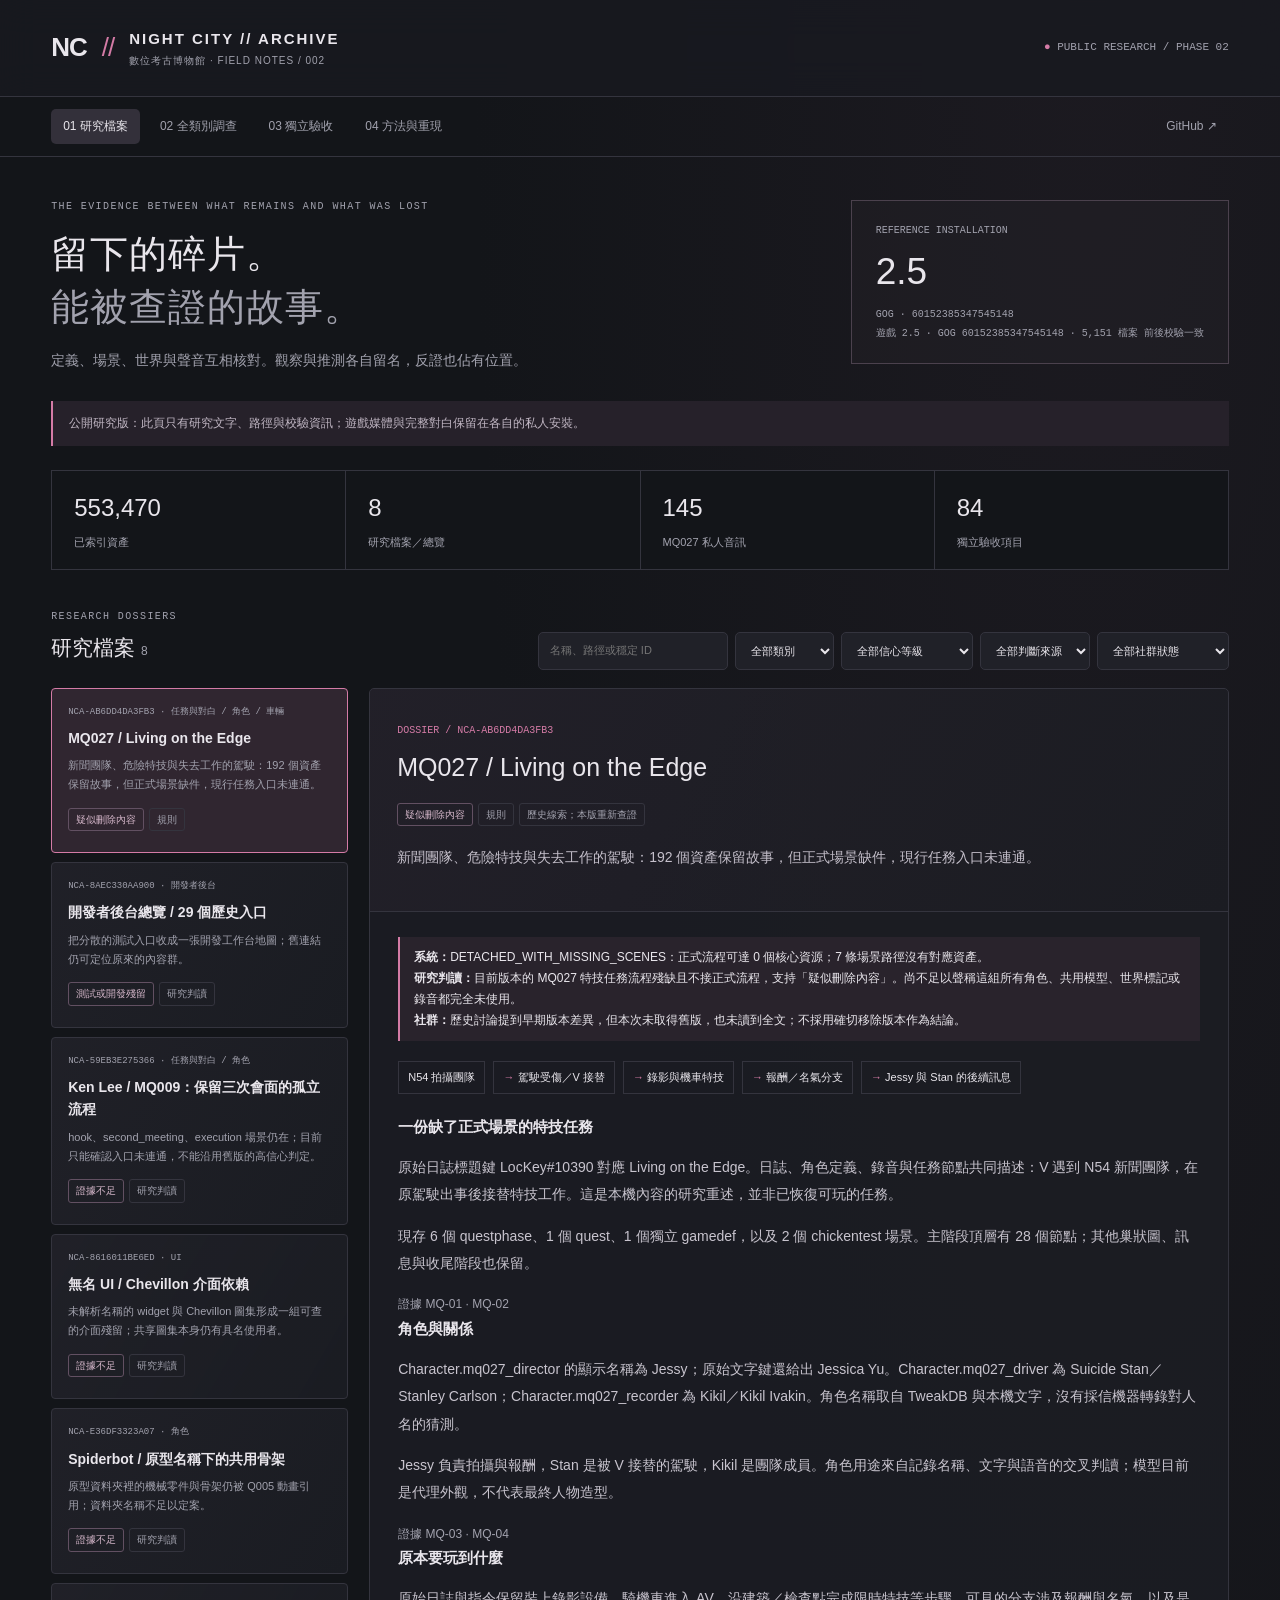
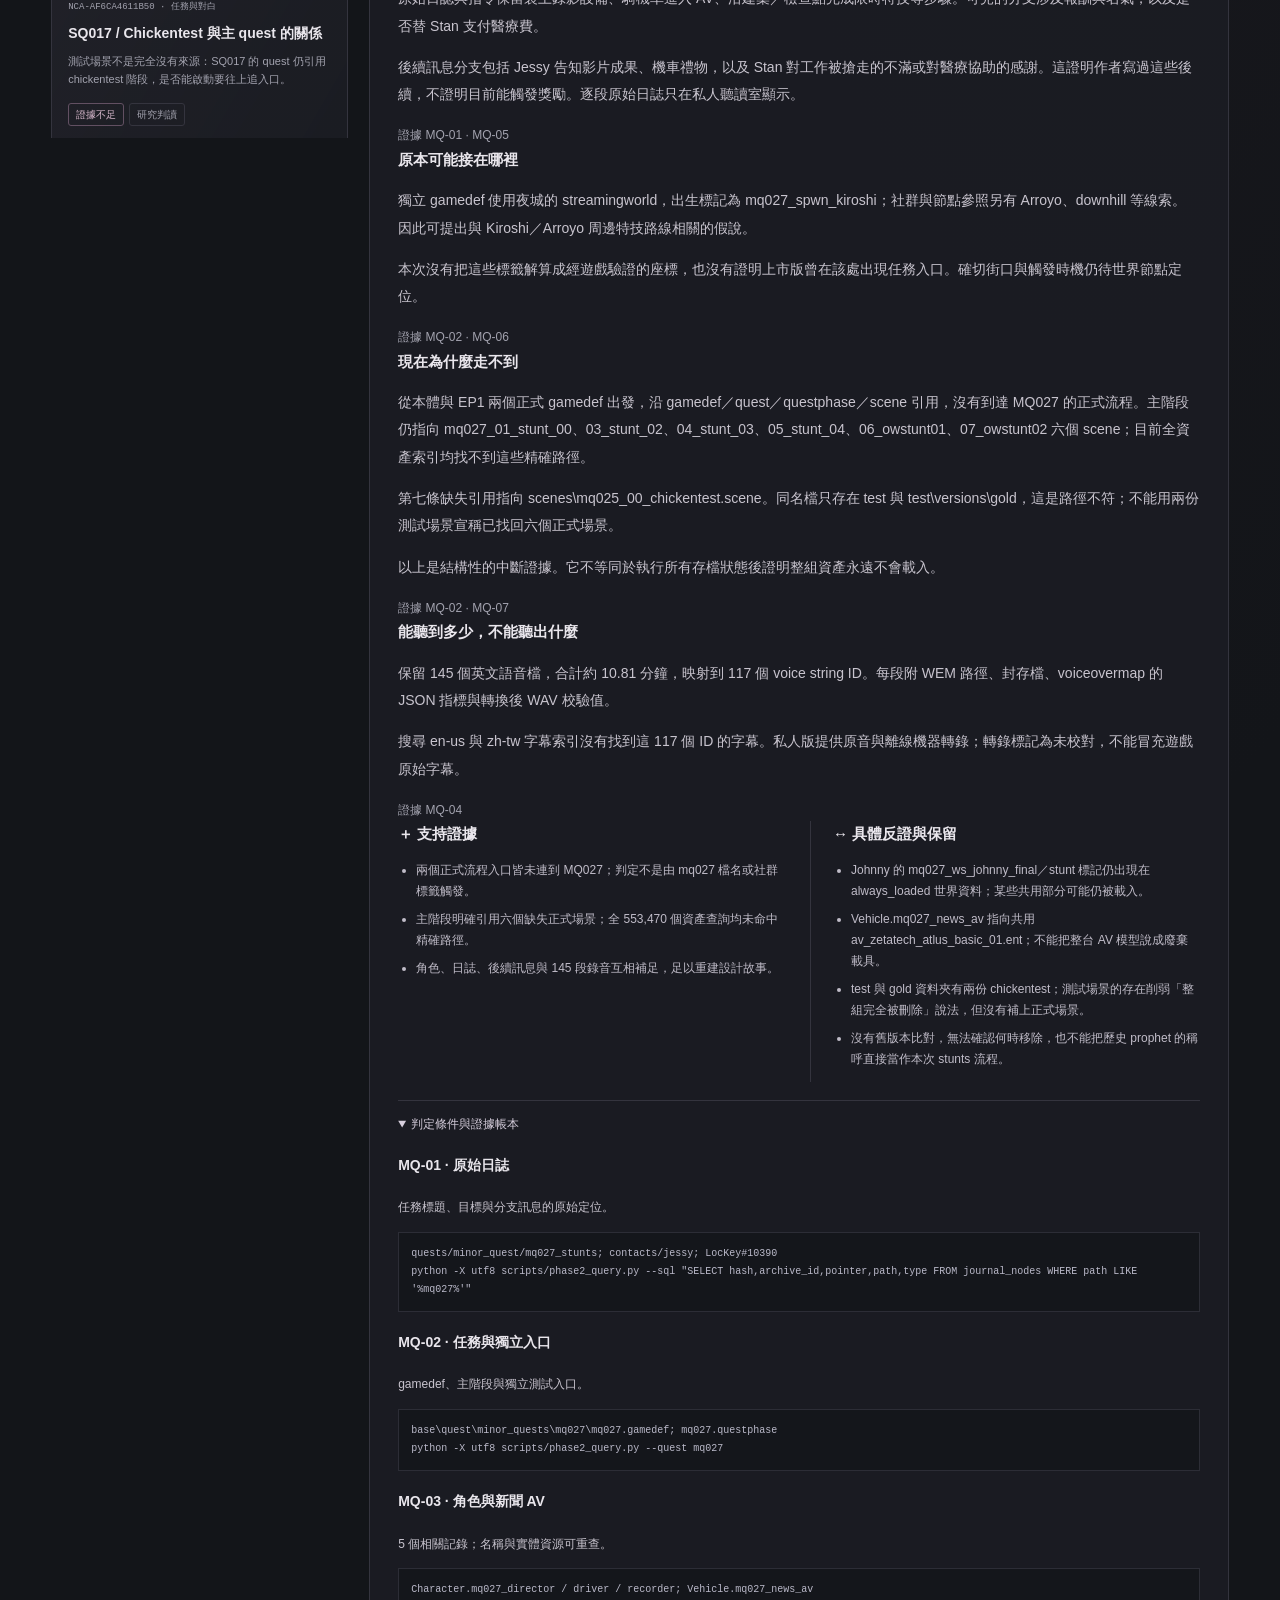
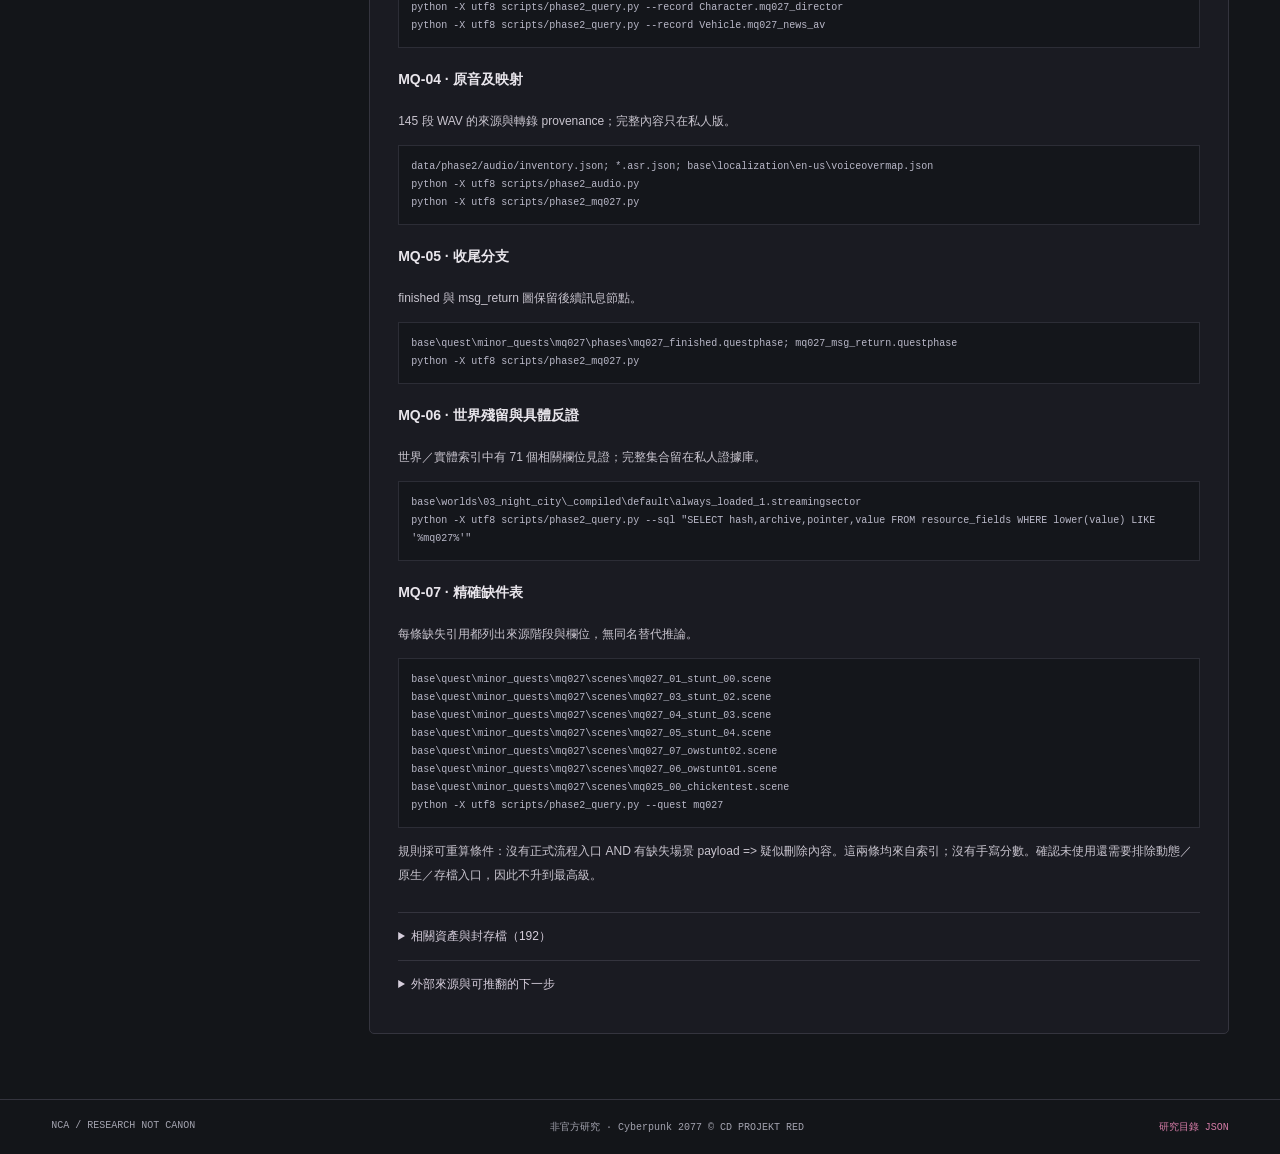
<file: docs/index.html>
<!doctype html>
<html lang="zh-Hant"><head><meta charset="utf-8"><meta name="viewport" content="width=device-width,initial-scale=1"><meta name="description" content="NIGHT CITY // ARCHIVE：以可重跑的證據研究 Cyberpunk 2077 的內容殘留。"><title>NIGHT CITY // ARCHIVE — 第二階段</title><link rel="stylesheet" href="./phase2.css"></head>
<body><header><a class="brand" href="#NCA-AB6DD4DA3FB3">NC<span>//</span><div>NIGHT CITY // ARCHIVE<small>數位考古博物館 · FIELD NOTES / 002</small></div></a><div class="status" id="mode">研究資料載入中</div></header>
<nav aria-label="主要導覽"><button data-page="collection" class="active">01 研究檔案</button><button data-page="coverage">02 全類別調查</button><button data-page="acceptance">03 獨立驗收</button><button data-page="method">04 方法與重現</button><a id="legacy" href="./legacy.html?view=search" hidden>全域索引 ↗</a><a href="https://github.com/LEO0047/night-city-archive" target="_blank" rel="noreferrer">GitHub ↗</a></nav>
<main><section class="intro"><div><span class="eyebrow">THE EVIDENCE BETWEEN WHAT REMAINS AND WHAT WAS LOST</span><h1>留下的碎片。<br><span>能被查證的故事。</span></h1><p>定義、場景、世界與聲音互相核對。觀察與推測各自留名，反證也佔有位置。</p></div><div class="stamp"><small>REFERENCE INSTALLATION</small><strong>2.5</strong><span>GOG · 60152385347545148</span><span id="integrity">原始遊戲完整性待載入</span></div></section>
<div class="scope" id="scope"></div><section class="metrics" id="metrics"></section>
<section id="collection"><div class="section-title"><div><span class="eyebrow">RESEARCH DOSSIERS</span><h2>研究檔案 <small id="count"></small></h2></div><div class="filters"><input id="search" placeholder="名稱、路徑或穩定 ID" aria-label="搜尋研究檔案"><select id="category" aria-label="類別"><option value="">全部類別</option></select><select id="confidence" aria-label="信心等級"><option value="">全部信心等級</option><option>確認遊戲內未使用</option><option>疑似刪除內容</option><option>測試或開發殘留</option><option>證據不足</option></select><select id="provenance" aria-label="判斷來源"><option value="">全部判斷來源</option><option value="rule">規則</option><option value="analyst">研究判讀</option><option value="community">社群</option></select><select id="community" aria-label="社群狀態"><option value="">全部社群狀態</option><option value="has_lead">有社群記錄或線索</option><option value="unmatched">尚未匹配來源</option></select></div></div><div class="layout"><div id="list" class="list"></div><article id="dossier" aria-live="polite"><p class="empty">正在載入…</p></article></div></section>
<section id="coverage" hidden><div class="section-title"><div><span class="eyebrow">SCOPE / NEGATIVE RESULTS MATTER</span><h2>全類別調查</h2></div></div><div id="coverage-grid" class="grid"></div></section>
<section id="acceptance" hidden><div class="section-title"><div><span class="eyebrow">INDEPENDENT HOLDOUT</span><h2>獨立驗收</h2></div><input id="case-search" placeholder="篩選名稱、ID 或結果" aria-label="篩選驗收項目"></div><div id="acceptance-summary" class="panel"></div><div id="cases"></div></section>
<section id="method" hidden><div class="section-title"><div><span class="eyebrow">PROVENANCE / REPRODUCIBILITY</span><h2>方法、缺口與重現</h2></div></div><div id="method-body"></div></section>
</main><footer><span>NCA / RESEARCH NOT CANON</span><span>非官方研究 · Cyberpunk 2077 © CD PROJEKT RED</span><a href="./catalogue.json">研究目錄 JSON</a></footer><script src="./phase2.js" defer></script></body></html>
</file>
<file: docs/phase2.css>
:root{color-scheme:dark;--bg:#131519;--panel:#1b1d23;--line:#34343e;--muted:#a2a2ae;--ink:#e9e6ec;--accent:#d47ba6}*{box-sizing:border-box}body{margin:0;background:radial-gradient(ellipse at 85% 0,#29212b66,transparent 40%),var(--bg);color:var(--ink);font:14px/1.75 -apple-system,BlinkMacSystemFont,"Segoe UI","Microsoft JhengHei",sans-serif}a{color:var(--accent);text-decoration:none}a:hover{text-decoration:underline}button,input,select{font:inherit;color:inherit}button,select,input{border:1px solid var(--line);background:#202128;border-radius:5px;padding:8px 11px}button,a,input,select{outline-offset:4px}button{cursor:pointer}button:hover{border-color:#776575}header{padding:25px 4vw;display:flex;justify-content:space-between;align-items:center;border-bottom:1px solid var(--line);gap:15px;background:#191a20c9;backdrop-filter:blur(18px)}.brand{display:flex;align-items:center;gap:15px;color:var(--ink);font-size:26px;font-weight:700;letter-spacing:-1px}.brand span{color:var(--accent);font-weight:400}.brand div{font-size:15px;letter-spacing:2px}.brand small{display:block;color:var(--muted);font-size:10px;letter-spacing:1px;font-weight:400}.status{font:11px/1.7 monospace;color:var(--muted);text-align:right}.status::before{content:"● ";color:var(--accent)}nav{display:flex;gap:8px;flex-wrap:wrap;border-bottom:1px solid var(--line);padding:12px 4vw}nav button,nav a{background:transparent;border:0;font-size:12px;padding:7px 12px;color:var(--muted)}nav .active{color:var(--ink);background:#33303a}nav a:last-child{margin-left:auto}main{max-width:1640px;margin:auto;padding:35px 4vw 65px}.intro{display:flex;justify-content:space-between;align-items:center;gap:40px;margin-bottom:28px}.eyebrow{font:10px/1.8 monospace;color:var(--muted);letter-spacing:1.4px}h1{font-size:38px;line-height:1.4;letter-spacing:1px;margin:12px 0 14px;font-weight:500}h1 span{color:var(--muted)}.intro p{max-width:640px;color:var(--muted);margin:0}.stamp{display:grid;min-width:240px;padding:20px 24px;border:1px solid #4b414d;background:#27242c55}.stamp small,.stamp span{font:10px/1.9 monospace;color:var(--muted)}.stamp strong{font-size:37px;font-weight:300}.scope{padding:12px 16px;border-left:2px solid var(--accent);background:#26212a;color:#c0b6c3;font-size:12px}.metrics{display:grid;grid-template-columns:repeat(4,1fr);gap:1px;background:var(--line);border:1px solid var(--line);margin:24px 0 32px}.metrics div{background:var(--bg);padding:16px 22px}.metrics strong{display:block;font-size:24px;font-weight:400;font-variant-numeric:tabular-nums}.metrics span{font-size:11px;color:var(--muted)}.section-title{display:flex;justify-content:space-between;align-items:end;gap:20px;margin:0 0 18px}h2{font-size:21px;margin:3px 0;font-weight:500}h2 small{color:var(--muted);font-size:12px}.filters{display:flex;gap:7px;flex-wrap:wrap;justify-content:flex-end}.filters input{width:190px}.filters input,.filters select{font-size:11px;max-width:100%}.layout{display:grid;grid-template-columns:300px minmax(0,1fr);gap:18px;align-items:start}.list{display:grid;gap:9px;max-height:1050px;overflow:auto;padding-right:3px}.card{text-align:left;border-radius:4px;padding:16px;background:linear-gradient(120deg,#23232bcc,#1a1c22);width:100%}.card.selected{border-color:var(--accent);background:#302630}.card small{display:block;color:var(--muted);font:9px/1.7 monospace}.card h3{font-size:14px;line-height:1.6;margin:7px 0}.card p{font-size:11px;color:var(--muted);line-height:1.7;margin:0 0 12px}.badge{display:inline-block;font-size:10px;padding:2px 7px;border:1px solid #625062;color:#d5b7ca;border-radius:3px;margin:0 5px 5px 0}.badge.neutral{color:var(--muted);border-color:var(--line)}article,.panel{background:#1b1d23e3;border:1px solid var(--line);border-radius:5px;overflow:hidden}.dossier-head{padding:27px;border-bottom:1px solid var(--line);background:linear-gradient(120deg,#29242e88,transparent)}.dossier-head h2{font-size:25px;line-height:1.5;margin:9px 0 14px}.dossier-head p{font-size:14px;color:#c5c0cb}.dossier-head .id{font:10px monospace;color:var(--accent)}.dossier-body{padding:25px 28px}.dossier-body h3{font-size:15px;margin:24px 0 10px;font-weight:600}.dossier-body h3:first-child{margin-top:0}.dossier-body p{color:#c8c4ce;line-height:1.95}.dossier-body li{color:#c0bcc8;margin:7px 0}.evidence{display:grid;grid-template-columns:1fr 1fr;gap:22px;padding:0 0 18px}.evidence>div+div{border-left:1px solid var(--line);padding-left:22px}.evidence ul{padding-left:18px;font-size:12px}.decision{font-size:12px;border-left:2px solid var(--accent);padding:10px 14px;background:#29232c;margin-bottom:20px}.flow{display:flex;gap:8px;flex-wrap:wrap;margin:20px 0}.flow span{padding:6px 9px;border:1px solid var(--line);font-size:11px}.flow span+span:before{content:"→ ";color:var(--accent)}details{border-top:1px solid var(--line);padding:13px 0}summary{cursor:pointer;font-size:12px;color:#d6cedc}pre,code{font-family:ui-monospace,Consolas,monospace}pre{font-size:10px;line-height:1.8;overflow:auto;white-space:pre-wrap;overflow-wrap:anywhere;color:#bab9c9;background:#14161b;padding:12px;border:1px solid #2c2d36}code{font-size:11px;overflow-wrap:anywhere;color:#d3c3d5}.asset-row{border-bottom:1px solid #30313a;padding:11px 0;font-size:11px;overflow-wrap:anywhere}.asset-row a{display:block;margin-top:5px}.muted{color:var(--muted);font-size:12px}.grid{display:grid;grid-template-columns:repeat(2,minmax(0,1fr));gap:18px}.panel{padding:23px}.panel h3{margin:0 0 12px;font-size:16px}.panel p{color:#c0bdc7}.panel ul{padding-left:18px}.panel code{font-size:10px}.panel.wide{grid-column:1/-1}.case{padding:18px 20px;border:1px solid var(--line);border-top:0;background:var(--panel);font-size:12px}.case:first-child{border-top:1px solid var(--line)}.case header{background:none;padding:0;border:0}.case h3{margin:0;font-size:14px}.case .result{color:var(--accent);white-space:nowrap;margin-left:12px}.case p{margin:7px 0;color:var(--muted)}#cases{margin-top:20px}.source{padding:10px 0;border-bottom:1px solid var(--line)}.source p{margin:5px 0;font-size:12px}.voice-controls{display:flex;gap:8px;flex-wrap:wrap;margin:15px 0}.voice-controls input{flex:1;min-width:150px}.voice{padding:14px;background:#181a20;border:1px solid var(--line);margin-bottom:9px}.voice small{font:10px monospace;color:var(--muted)}.voice p{font-size:12px;margin:6px 0}.voice audio{display:block;width:100%;height:34px;margin:8px 0}.voice button{font-size:11px}.voice-path{font-size:9px;color:var(--muted);overflow-wrap:anywhere}.alias-note{padding:10px 15px;background:#352531;color:#e1bad1;font-size:12px}.empty{padding:30px;color:var(--muted)}footer{border-top:1px solid var(--line);padding:20px 4vw;display:flex;justify-content:space-between;flex-wrap:wrap;gap:10px;color:var(--muted);font:10px monospace}button:disabled{opacity:.4;cursor:default}[hidden]{display:none!important}@media(max-width:1050px){.layout{grid-template-columns:240px minmax(0,1fr)}.section-title{display:block}.filters{justify-content:flex-start;margin-top:15px}.evidence{grid-template-columns:1fr;gap:0}.evidence>div+div{border:0;padding:0}.stamp{min-width:210px}.dossier-body{padding:20px}}@media(max-width:750px){header{padding:18px 5vw}.brand{font-size:23px;gap:8px}.brand div{font-size:11px;letter-spacing:1px}.brand small{font-size:8px}.status{font-size:9px}main{padding:25px 5vw}.intro{gap:20px;align-items:start}.stamp{display:none}h1{font-size:30px}.metrics{grid-template-columns:1fr 1fr}.metrics div{padding:12px 17px}.layout{display:block}.list{display:flex;max-height:none;overflow:auto;gap:10px;padding-bottom:12px;margin-bottom:12px}.card{flex:0 0 240px}.card p{display:none}.grid{grid-template-columns:1fr}.dossier-head{padding:20px}.dossier-head h2{font-size:22px}nav{padding:10px 4vw;gap:2px}nav button,nav a{font-size:10px;padding:6px 8px}.filters input{width:100%}.case header{align-items:start}.case .result{white-space:normal}.eyebrow{font-size:8px}}
</file>
